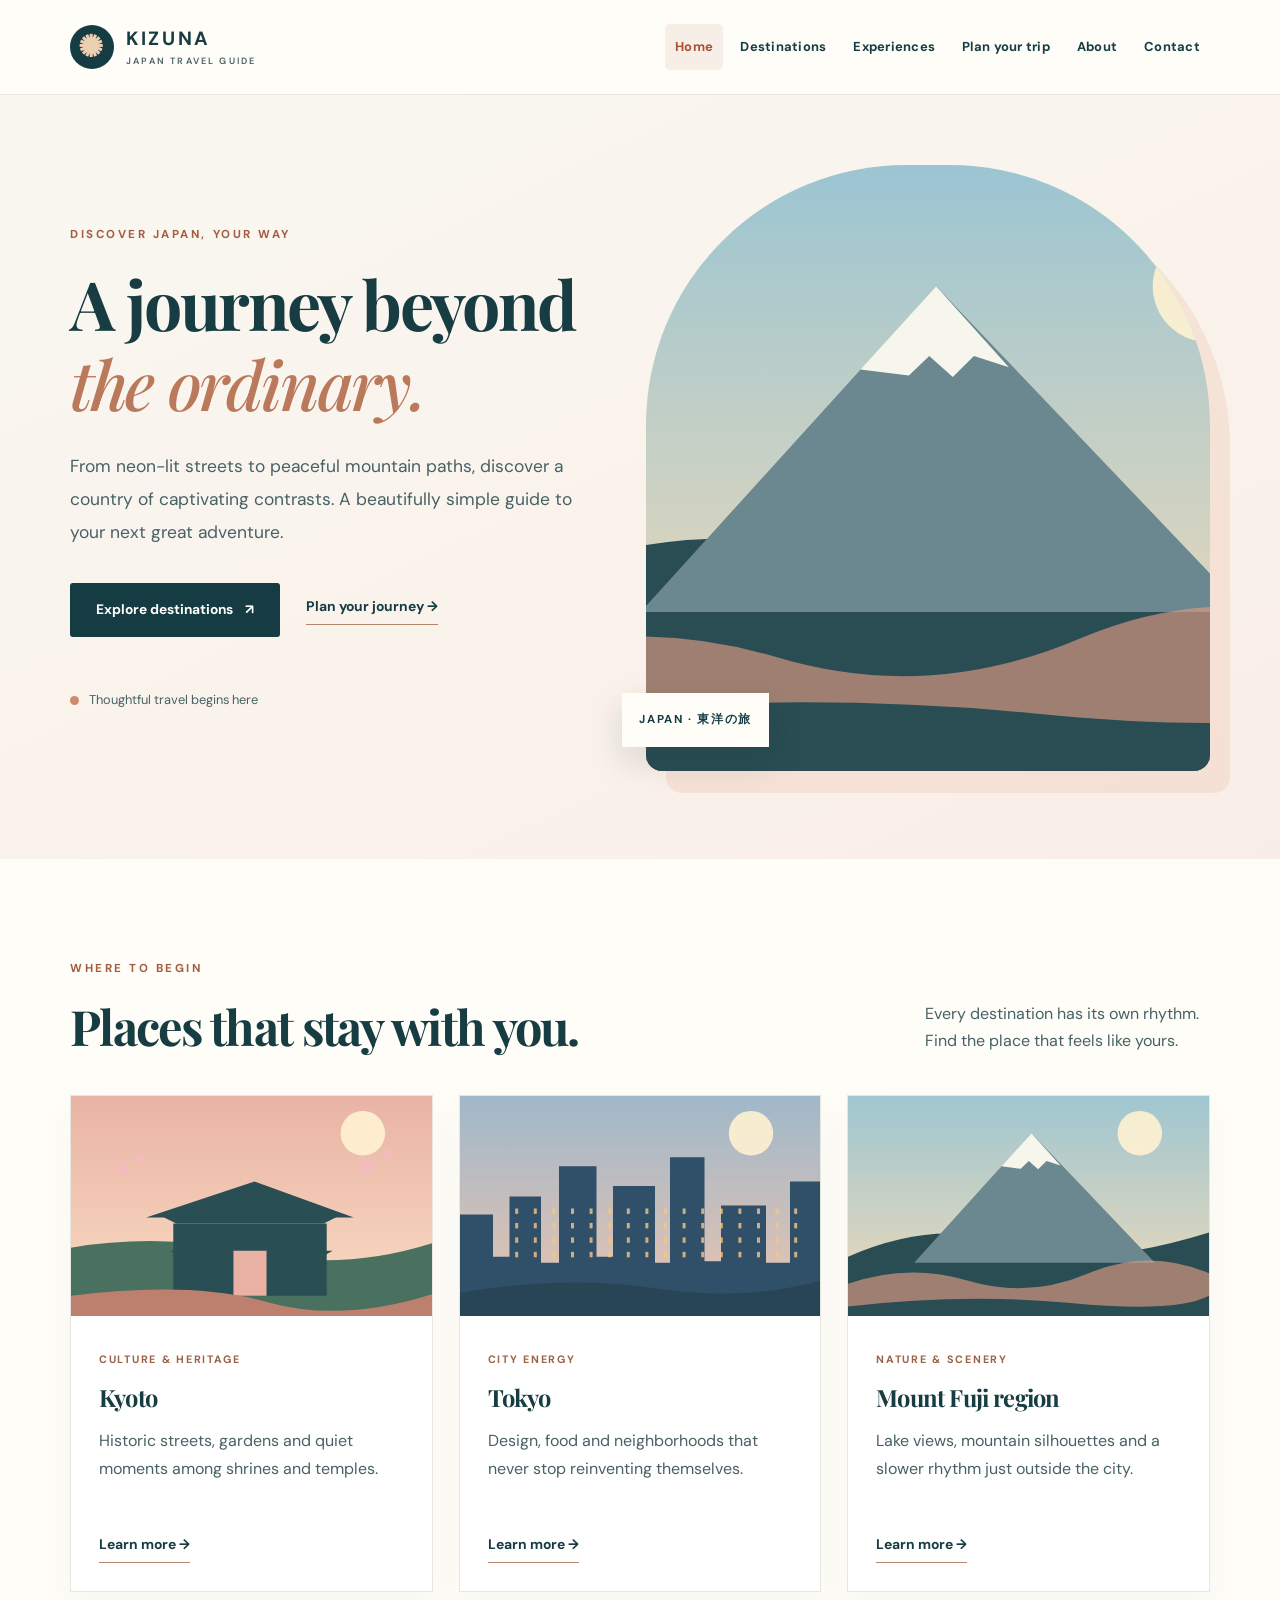
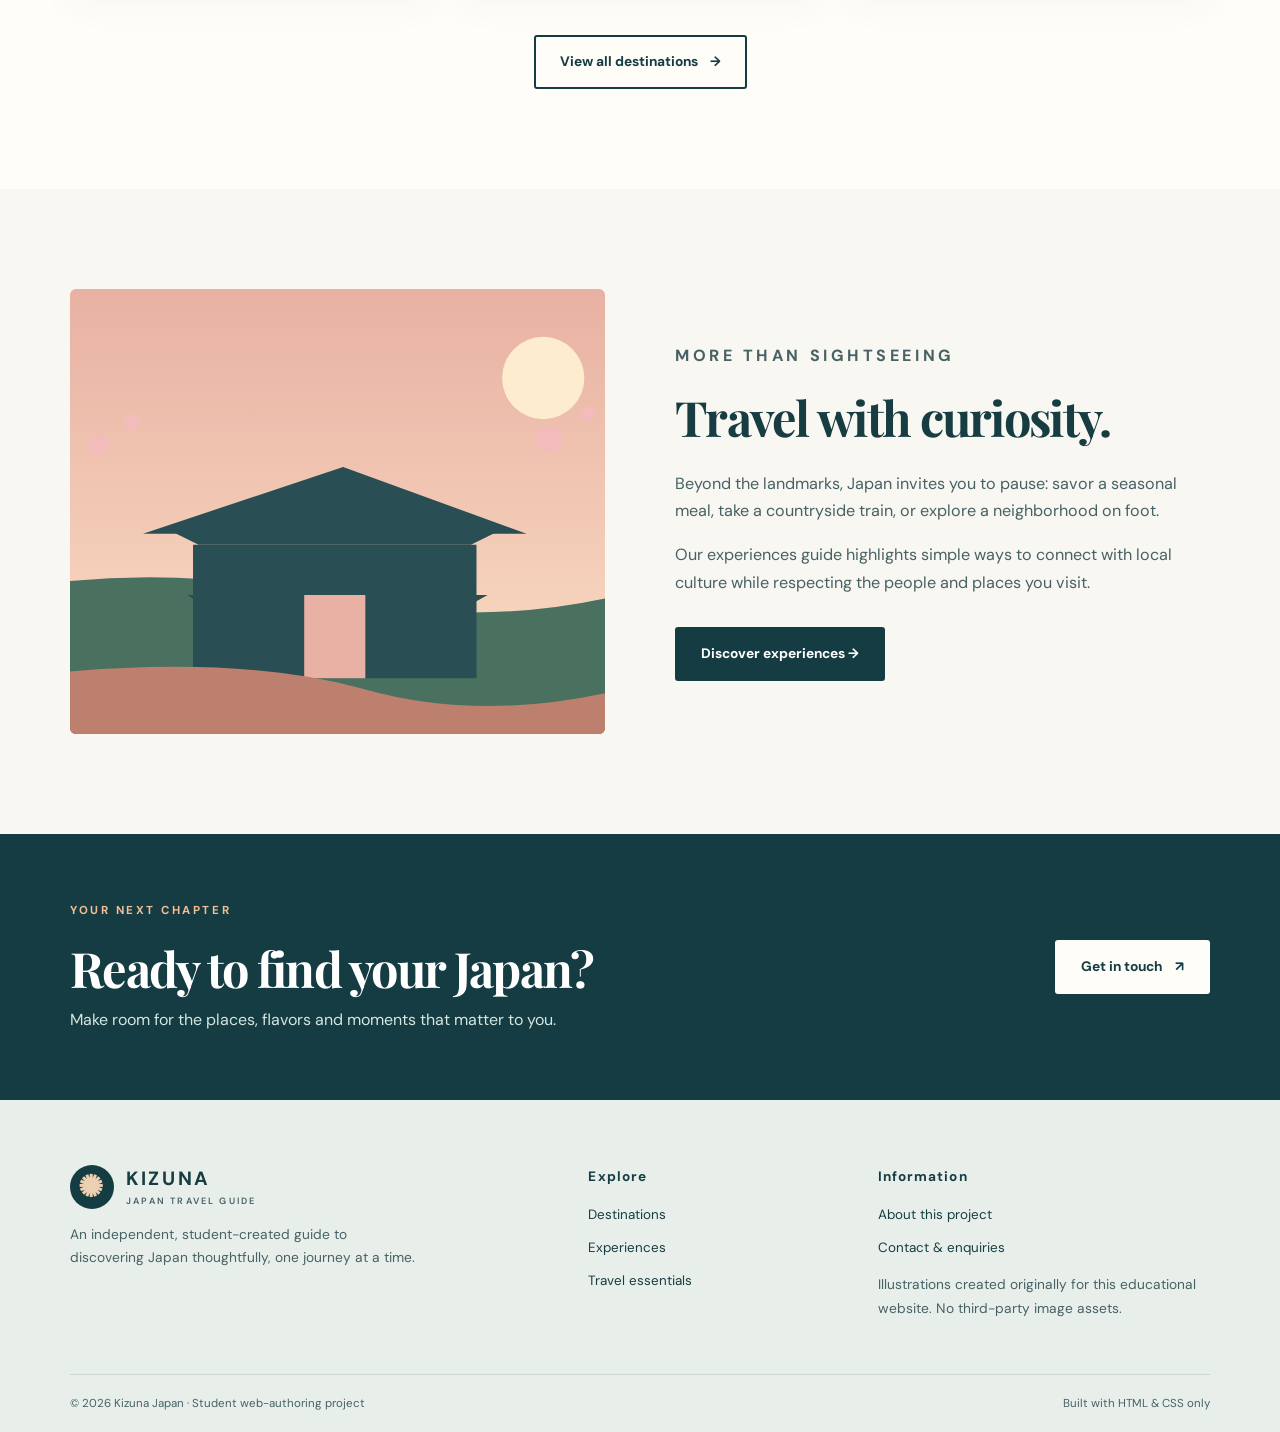
<file: index.html>
<!doctype html>
<html lang="en"><head><meta charset="utf-8"><meta name="viewport" content="width=device-width,initial-scale=1"><meta name="description" content="Explore Japan through destinations, experiences, and practical travel tips."><title>Home | Kizuna Japan</title><link rel="stylesheet" href="styles.css"><link rel="icon" type="image/svg+xml" href="favicon.svg"></head>
<body><a class="skip" href="#main">Skip to main content</a><header class="site-header"><div class="container nav-container"><a class="brand" href="index.html" aria-label="Kizuna Japan home"><span class="brand-mark" aria-hidden="true">✺</span><span>KIZUNA<span class="brand-sub">JAPAN TRAVEL GUIDE</span></span></a><nav class="nav" aria-label="Main navigation"><a href="index.html" aria-current="page" class="active">Home</a><a href="destinations.html">Destinations</a><a href="experiences.html">Experiences</a><a href="plan.html">Plan your trip</a><a href="about.html">About</a><a href="contact.html">Contact</a></nav></div></header><main id="main"><section class="hero"><div class="container hero-grid"><div class="hero-copy"><p class="eyebrow">DISCOVER JAPAN, YOUR WAY</p><h1>A journey beyond <em>the ordinary.</em></h1><p class="lead">From neon-lit streets to peaceful mountain paths, discover a country of captivating contrasts. A beautifully simple guide to your next great adventure.</p><div class="hero-actions"><a class="btn btn-primary" href="destinations.html">Explore destinations <span aria-hidden="true">↗</span></a><a class="text-link" href="plan.html">Plan your journey <span aria-hidden="true">→</span></a></div><div class="hero-note"><span class="note-dot"></span>Thoughtful travel begins here</div></div><div class="hero-media"><img src="fuji.svg" alt="Illustrated view of Japan's landscape" width="1200" height="800"><span class="image-tag">JAPAN · 東洋の旅</span></div></div></section><section class="section"><div class="container"><div class="section-head"><div><p class="eyebrow">WHERE TO BEGIN</p><h2>Places that stay with you.</h2></div><p>Every destination has its own rhythm. Find the place that feels like yours.</p></div><div class="cards"><article class="card"><a class="card-image" href="destinations.html#kyoto"><img src="kyoto.svg" alt="Kyoto landscape illustration" width="1200" height="800" loading="lazy"></a><div class="card-body"><span class="card-tag">CULTURE & HERITAGE</span><h3><a href="destinations.html#kyoto">Kyoto</a></h3><p>Historic streets, gardens and quiet moments among shrines and temples.</p><a class="card-link" href="destinations.html#kyoto">Learn more <span aria-hidden="true">→</span></a></div></article><article class="card"><a class="card-image" href="destinations.html#tokyo"><img src="tokyo.svg" alt="Tokyo landscape illustration" width="1200" height="800" loading="lazy"></a><div class="card-body"><span class="card-tag">CITY ENERGY</span><h3><a href="destinations.html#tokyo">Tokyo</a></h3><p>Design, food and neighborhoods that never stop reinventing themselves.</p><a class="card-link" href="destinations.html#tokyo">Learn more <span aria-hidden="true">→</span></a></div></article><article class="card"><a class="card-image" href="destinations.html#fuji"><img src="fuji.svg" alt="Mount Fuji region landscape illustration" width="1200" height="800" loading="lazy"></a><div class="card-body"><span class="card-tag">NATURE & SCENERY</span><h3><a href="destinations.html#fuji">Mount Fuji region</a></h3><p>Lake views, mountain silhouettes and a slower rhythm just outside the city.</p><a class="card-link" href="destinations.html#fuji">Learn more <span aria-hidden="true">→</span></a></div></article></div><div class="centered"><a class="btn btn-outline" href="destinations.html">View all destinations <span aria-hidden="true">→</span></a></div></div></section><section class="section soft"><div class="container split"><img class="split-image" src="kyoto.svg" alt="Original illustration of a Japanese temple and blossoms" width="1200" height="800" loading="lazy"><div><p class="eyebrow">MORE THAN SIGHTSEEING</p><h2>Travel with curiosity.</h2><p>Beyond the landmarks, Japan invites you to pause: savor a seasonal meal, take a countryside train, or explore a neighborhood on foot.</p><p>Our experiences guide highlights simple ways to connect with local culture while respecting the people and places you visit.</p><a class="btn btn-primary" href="experiences.html">Discover experiences →</a></div></div></section><section class="cta-section"><div class="container cta-inner"><div><p class="eyebrow">YOUR NEXT CHAPTER</p><h2>Ready to find your Japan?</h2><p>Make room for the places, flavors and moments that matter to you.</p></div><a class="btn btn-light" href="contact.html">Get in touch <span aria-hidden="true">↗</span></a></div></section></main><footer class="site-footer"><div class="container footer-grid"><div><a class="brand footer-brand" href="index.html"><span class="brand-mark" aria-hidden="true">✺</span><span>KIZUNA<span class="brand-sub">JAPAN TRAVEL GUIDE</span></span></a><p>An independent, student-created guide to discovering Japan thoughtfully, one journey at a time.</p></div><div><h2>Explore</h2><a href="destinations.html">Destinations</a><a href="experiences.html">Experiences</a><a href="plan.html">Travel essentials</a></div><div><h2>Information</h2><a href="about.html">About this project</a><a href="contact.html">Contact & enquiries</a><p class="fine">Illustrations created originally for this educational website. No third-party image assets.</p></div></div><div class="container footer-bottom"><span>© 2026 Kizuna Japan · Student web-authoring project</span><span>Built with HTML & CSS only</span></div></footer></body></html>
</file>
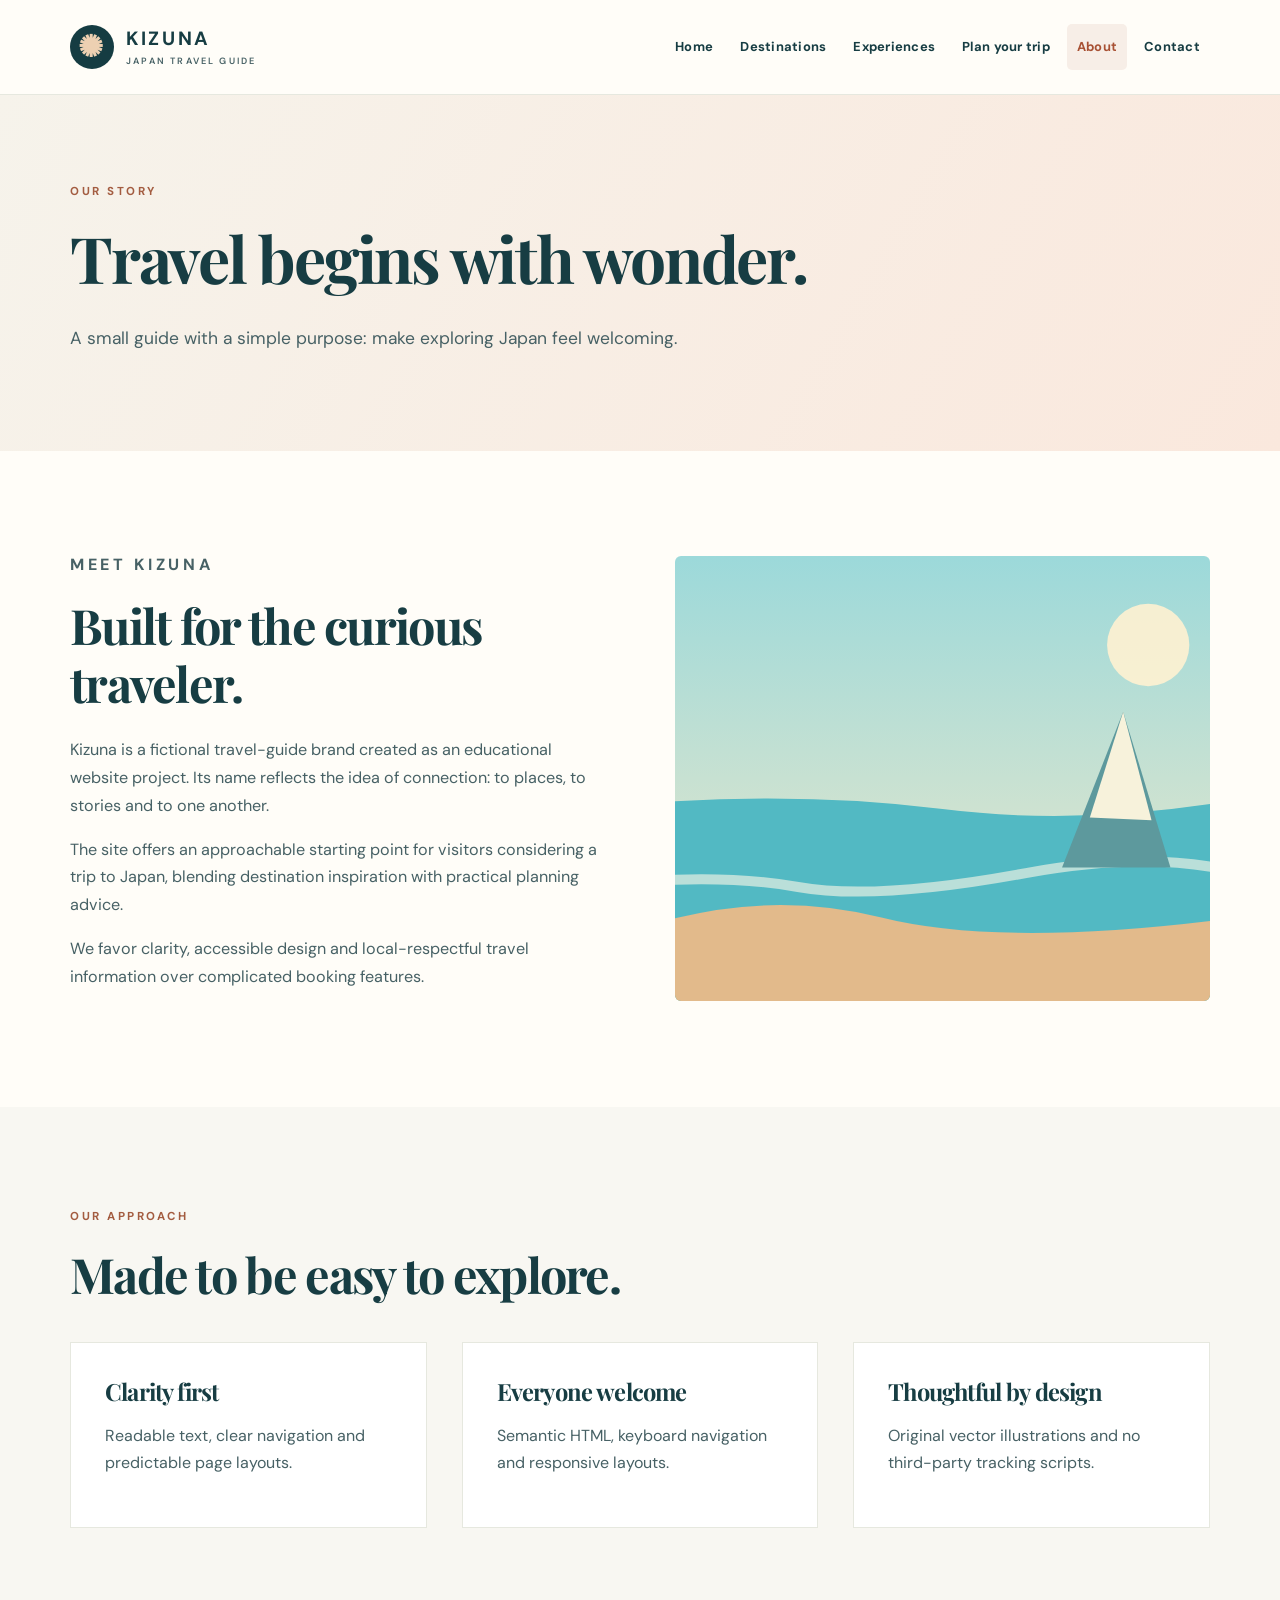
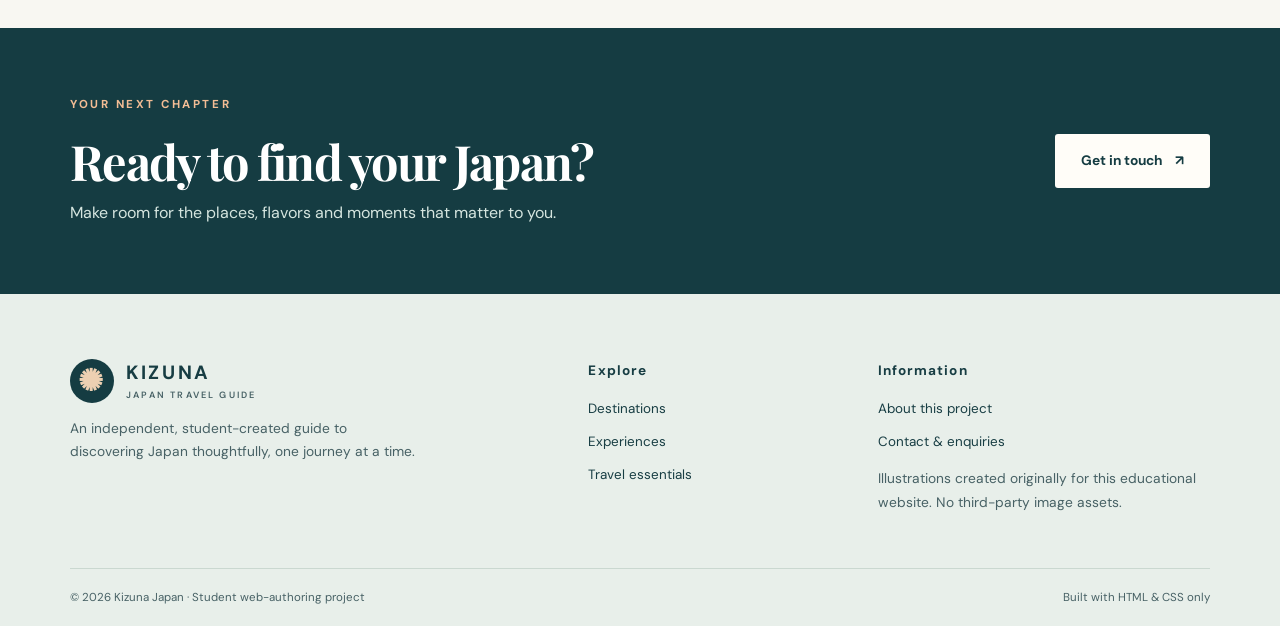
<file: about.html>
<!doctype html>
<html lang="en"><head><meta charset="utf-8"><meta name="viewport" content="width=device-width,initial-scale=1"><meta name="description" content="Learn about Kizuna Japan, an educational tourism website designed for accessible browsing."><title>About | Kizuna Japan</title><link rel="stylesheet" href="styles.css"><link rel="icon" type="image/svg+xml" href="favicon.svg"></head>
<body><a class="skip" href="#main">Skip to main content</a><header class="site-header"><div class="container nav-container"><a class="brand" href="index.html" aria-label="Kizuna Japan home"><span class="brand-mark" aria-hidden="true">✺</span><span>KIZUNA<span class="brand-sub">JAPAN TRAVEL GUIDE</span></span></a><nav class="nav" aria-label="Main navigation"><a href="index.html">Home</a><a href="destinations.html">Destinations</a><a href="experiences.html">Experiences</a><a href="plan.html">Plan your trip</a><a href="about.html" aria-current="page" class="active">About</a><a href="contact.html">Contact</a></nav></div></header><main id="main"><section class="page-banner"><div class="container"><p class="eyebrow">OUR STORY</p><h1>Travel begins with wonder.</h1><p class="lead">A small guide with a simple purpose: make exploring Japan feel welcoming.</p></div></section><section class="section"><div class="container split"><div><p class="eyebrow">MEET KIZUNA</p><h2>Built for the curious traveler.</h2><p>Kizuna is a fictional travel-guide brand created as an educational website project. Its name reflects the idea of connection: to places, to stories and to one another.</p><p>The site offers an approachable starting point for visitors considering a trip to Japan, blending destination inspiration with practical planning advice.</p><p>We favor clarity, accessible design and local-respectful travel information over complicated booking features.</p></div><img class="split-image" src="okinawa.svg" alt="Illustrated coastal landscape inspired by Okinawa" width="1200" height="800" loading="lazy"></div></section><section class="section soft"><div class="container"><div class="section-head"><div><p class="eyebrow">OUR APPROACH</p><h2>Made to be easy to explore.</h2></div></div><div class="values"><article><h3>Clarity first</h3><p>Readable text, clear navigation and predictable page layouts.</p></article><article><h3>Everyone welcome</h3><p>Semantic HTML, keyboard navigation and responsive layouts.</p></article><article><h3>Thoughtful by design</h3><p>Original vector illustrations and no third-party tracking scripts.</p></article></div></div></section><section class="cta-section"><div class="container cta-inner"><div><p class="eyebrow">YOUR NEXT CHAPTER</p><h2>Ready to find your Japan?</h2><p>Make room for the places, flavors and moments that matter to you.</p></div><a class="btn btn-light" href="contact.html">Get in touch <span aria-hidden="true">↗</span></a></div></section></main><footer class="site-footer"><div class="container footer-grid"><div><a class="brand footer-brand" href="index.html"><span class="brand-mark" aria-hidden="true">✺</span><span>KIZUNA<span class="brand-sub">JAPAN TRAVEL GUIDE</span></span></a><p>An independent, student-created guide to discovering Japan thoughtfully, one journey at a time.</p></div><div><h2>Explore</h2><a href="destinations.html">Destinations</a><a href="experiences.html">Experiences</a><a href="plan.html">Travel essentials</a></div><div><h2>Information</h2><a href="about.html">About this project</a><a href="contact.html">Contact & enquiries</a><p class="fine">Illustrations created originally for this educational website. No third-party image assets.</p></div></div><div class="container footer-bottom"><span>© 2026 Kizuna Japan · Student web-authoring project</span><span>Built with HTML & CSS only</span></div></footer></body></html>
</file>
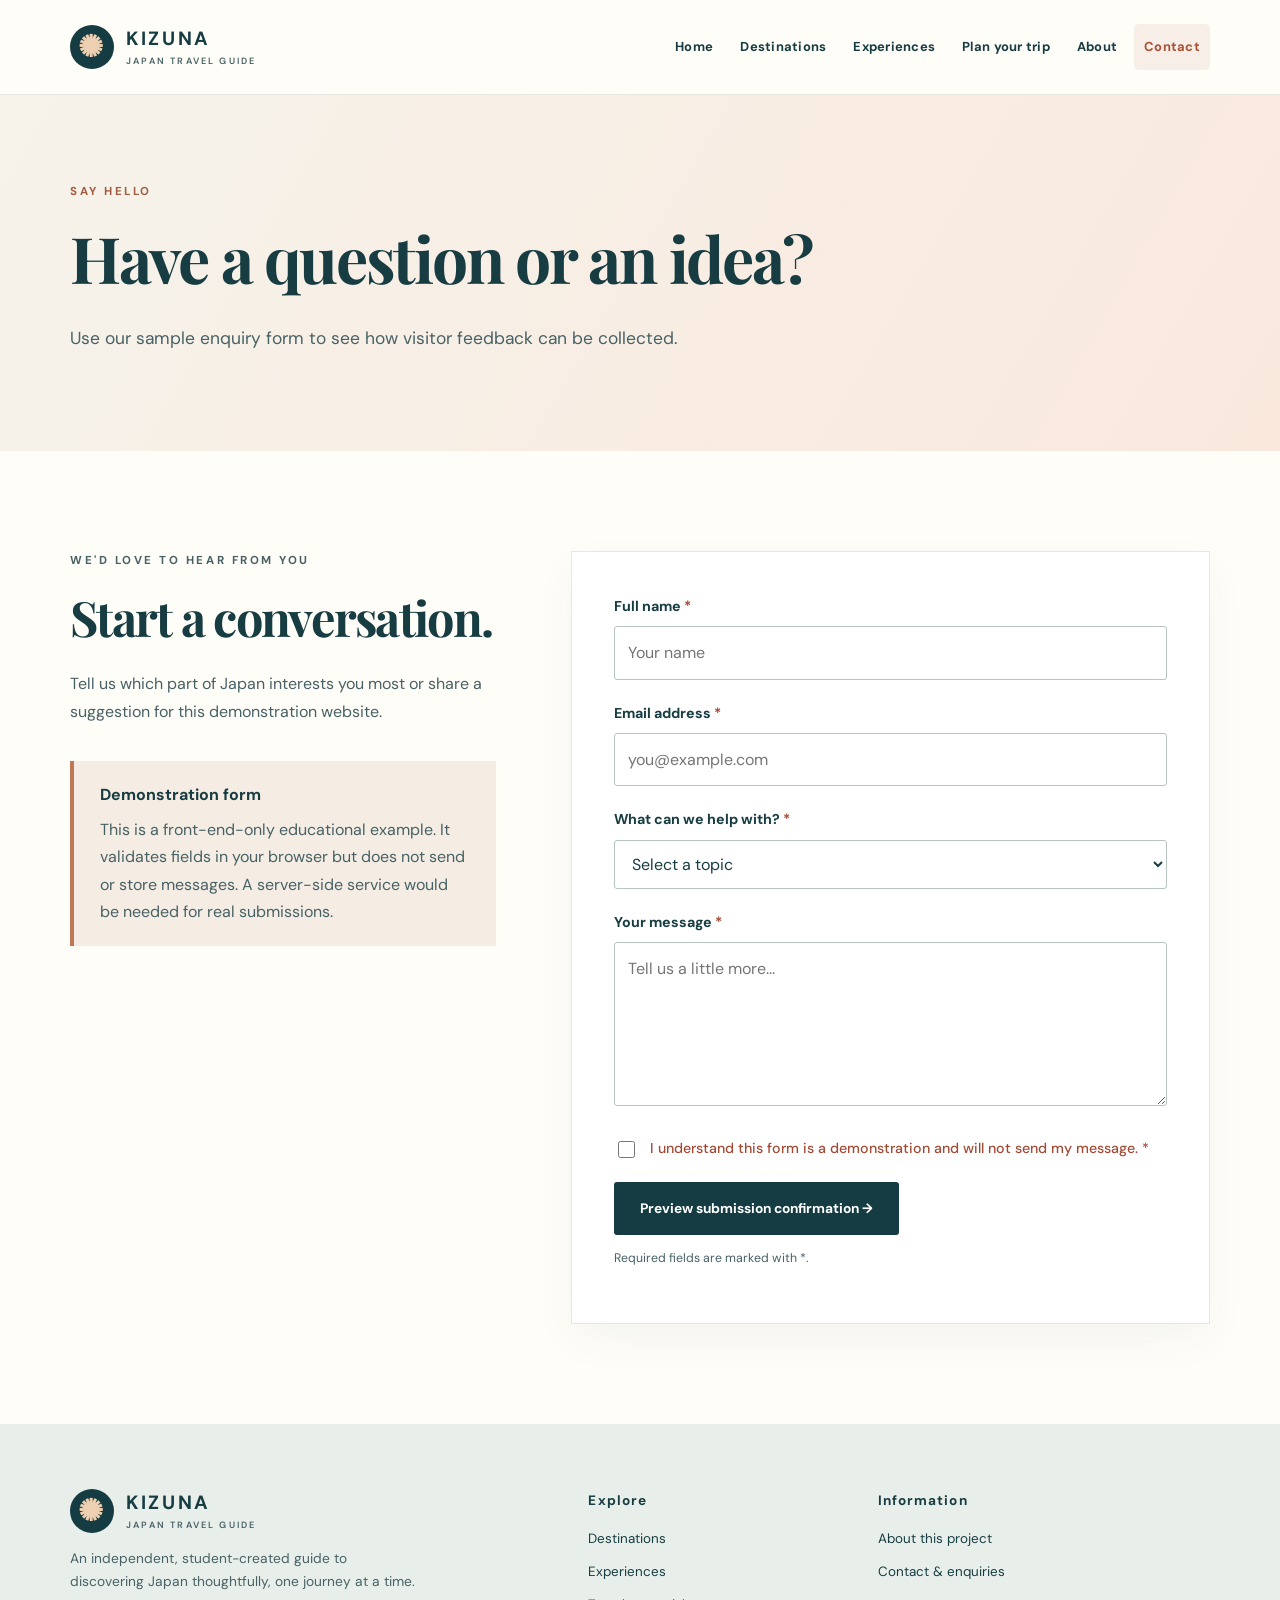
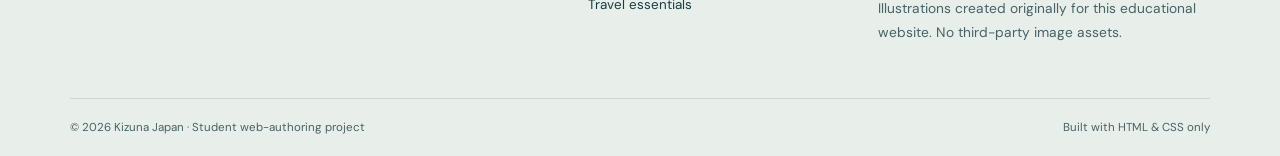
<file: contact.html>
<!doctype html>
<html lang="en"><head><meta charset="utf-8"><meta name="viewport" content="width=device-width,initial-scale=1"><meta name="description" content="Contact-style demonstration form for travel enquiries and website feedback."><title>Contact | Kizuna Japan</title><link rel="stylesheet" href="styles.css"><link rel="icon" type="image/svg+xml" href="favicon.svg"></head>
<body><a class="skip" href="#main">Skip to main content</a><header class="site-header"><div class="container nav-container"><a class="brand" href="index.html" aria-label="Kizuna Japan home"><span class="brand-mark" aria-hidden="true">✺</span><span>KIZUNA<span class="brand-sub">JAPAN TRAVEL GUIDE</span></span></a><nav class="nav" aria-label="Main navigation"><a href="index.html">Home</a><a href="destinations.html">Destinations</a><a href="experiences.html">Experiences</a><a href="plan.html">Plan your trip</a><a href="about.html">About</a><a href="contact.html" aria-current="page" class="active">Contact</a></nav></div></header><main id="main"><section class="page-banner"><div class="container"><p class="eyebrow">SAY HELLO</p><h1>Have a question or an idea?</h1><p class="lead">Use our sample enquiry form to see how visitor feedback can be collected.</p></div></section><section class="section"><div class="container contact-grid"><div class="contact-aside"><p class="eyebrow">WE'D LOVE TO HEAR FROM YOU</p><h2>Start a conversation.</h2><p>Tell us which part of Japan interests you most or share a suggestion for this demonstration website.</p><div class="tip"><strong>Demonstration form</strong><p>This is a front-end-only educational example. It validates fields in your browser but does not send or store messages. A server-side service would be needed for real submissions.</p></div></div><form class="contact-form" action="thank-you.html" method="get"><div class="field"><label for="full-name">Full name <span aria-hidden="true">*</span></label><input id="full-name" name="name" type="text" autocomplete="name" required minlength="2" maxlength="80" placeholder="Your name"></div><div class="field"><label for="email">Email address <span aria-hidden="true">*</span></label><input id="email" name="email" type="email" autocomplete="email" required placeholder="you@example.com"></div><div class="field"><label for="topic">What can we help with? <span aria-hidden="true">*</span></label><select id="topic" name="topic" required><option value="">Select a topic</option><option value="destination">Destination advice</option><option value="travel">Travel planning</option><option value="feedback">Website feedback</option><option value="other">Something else</option></select></div><div class="field"><label for="message">Your message <span aria-hidden="true">*</span></label><textarea id="message" name="message" rows="5" minlength="10" maxlength="1000" required placeholder="Tell us a little more..."></textarea></div><div class="field"><label class="checkbox"><input type="checkbox" name="acknowledge" value="yes" required><span>I understand this form is a demonstration and will not send my message. *</span></label></div><button class="btn btn-primary" type="submit">Preview submission confirmation →</button><p class="fine">Required fields are marked with *.</p></form></div></section></main><footer class="site-footer"><div class="container footer-grid"><div><a class="brand footer-brand" href="index.html"><span class="brand-mark" aria-hidden="true">✺</span><span>KIZUNA<span class="brand-sub">JAPAN TRAVEL GUIDE</span></span></a><p>An independent, student-created guide to discovering Japan thoughtfully, one journey at a time.</p></div><div><h2>Explore</h2><a href="destinations.html">Destinations</a><a href="experiences.html">Experiences</a><a href="plan.html">Travel essentials</a></div><div><h2>Information</h2><a href="about.html">About this project</a><a href="contact.html">Contact & enquiries</a><p class="fine">Illustrations created originally for this educational website. No third-party image assets.</p></div></div><div class="container footer-bottom"><span>© 2026 Kizuna Japan · Student web-authoring project</span><span>Built with HTML & CSS only</span></div></footer></body></html>
</file>
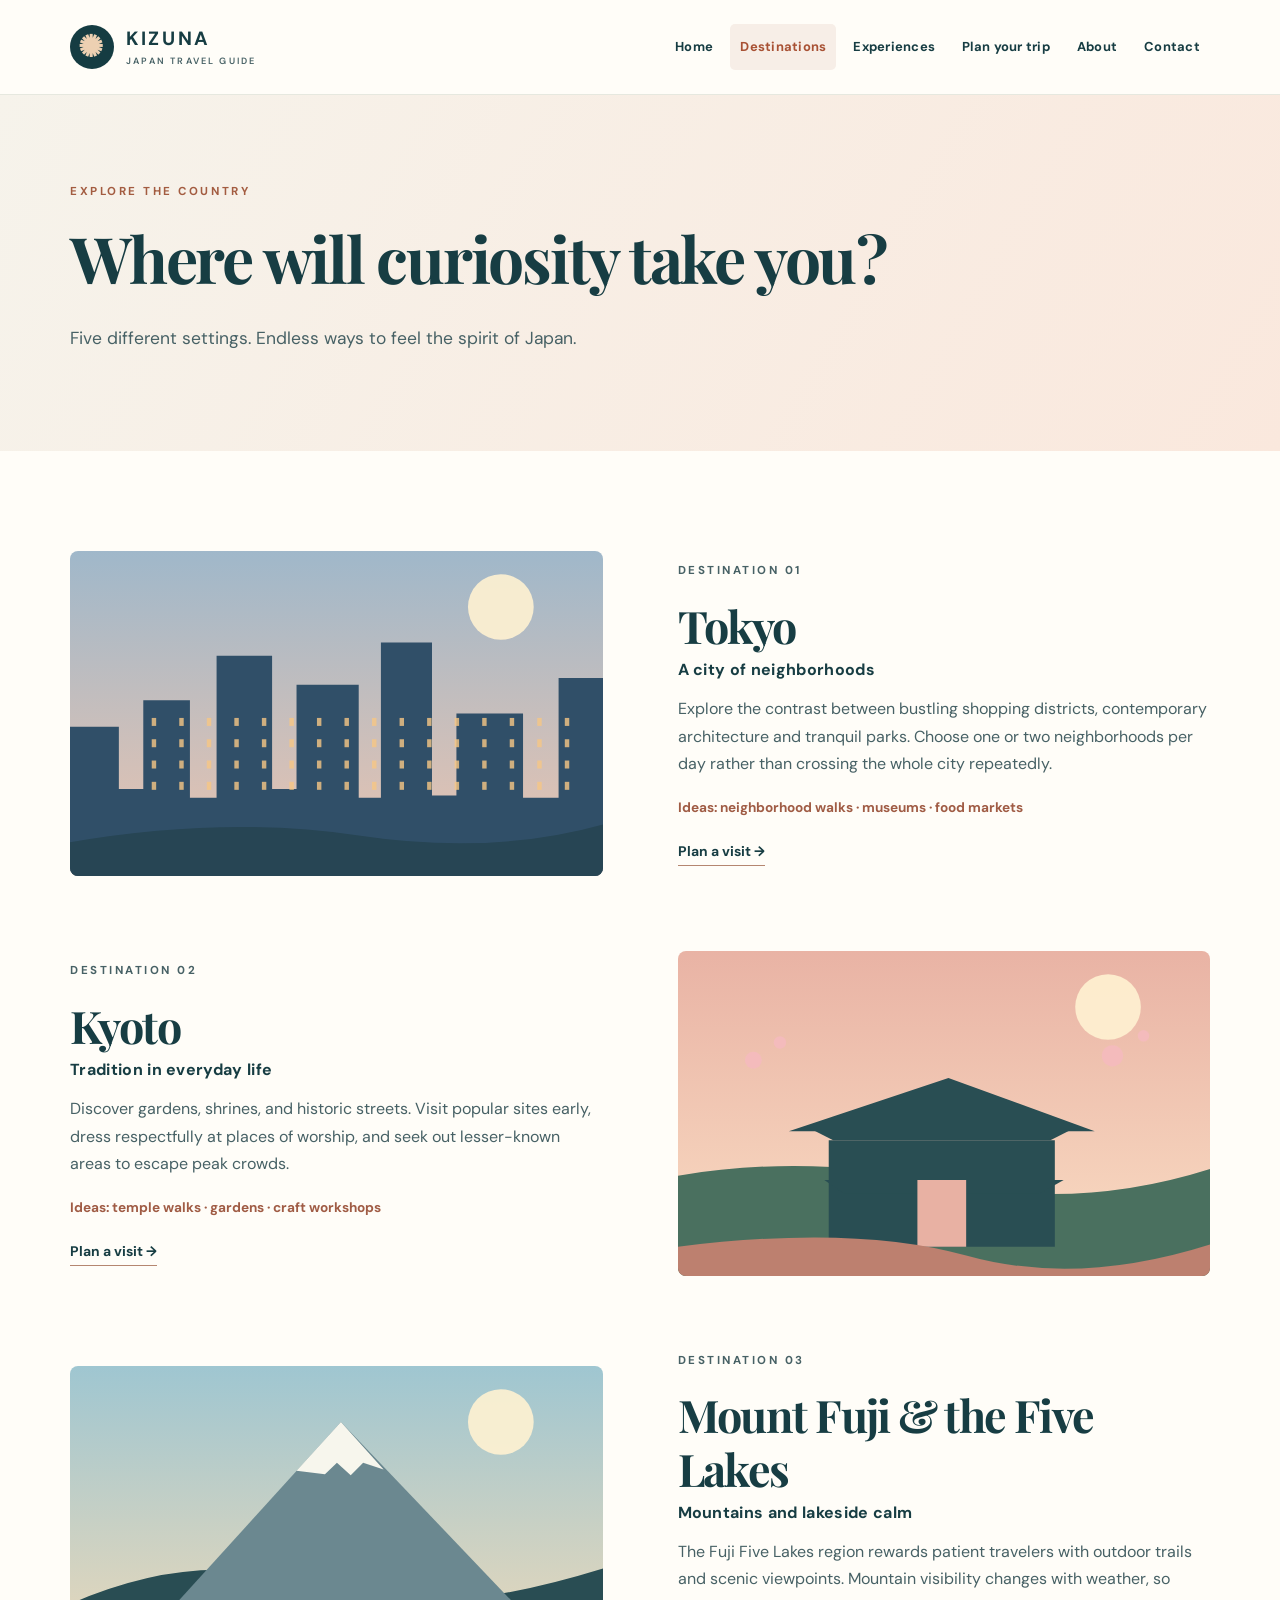
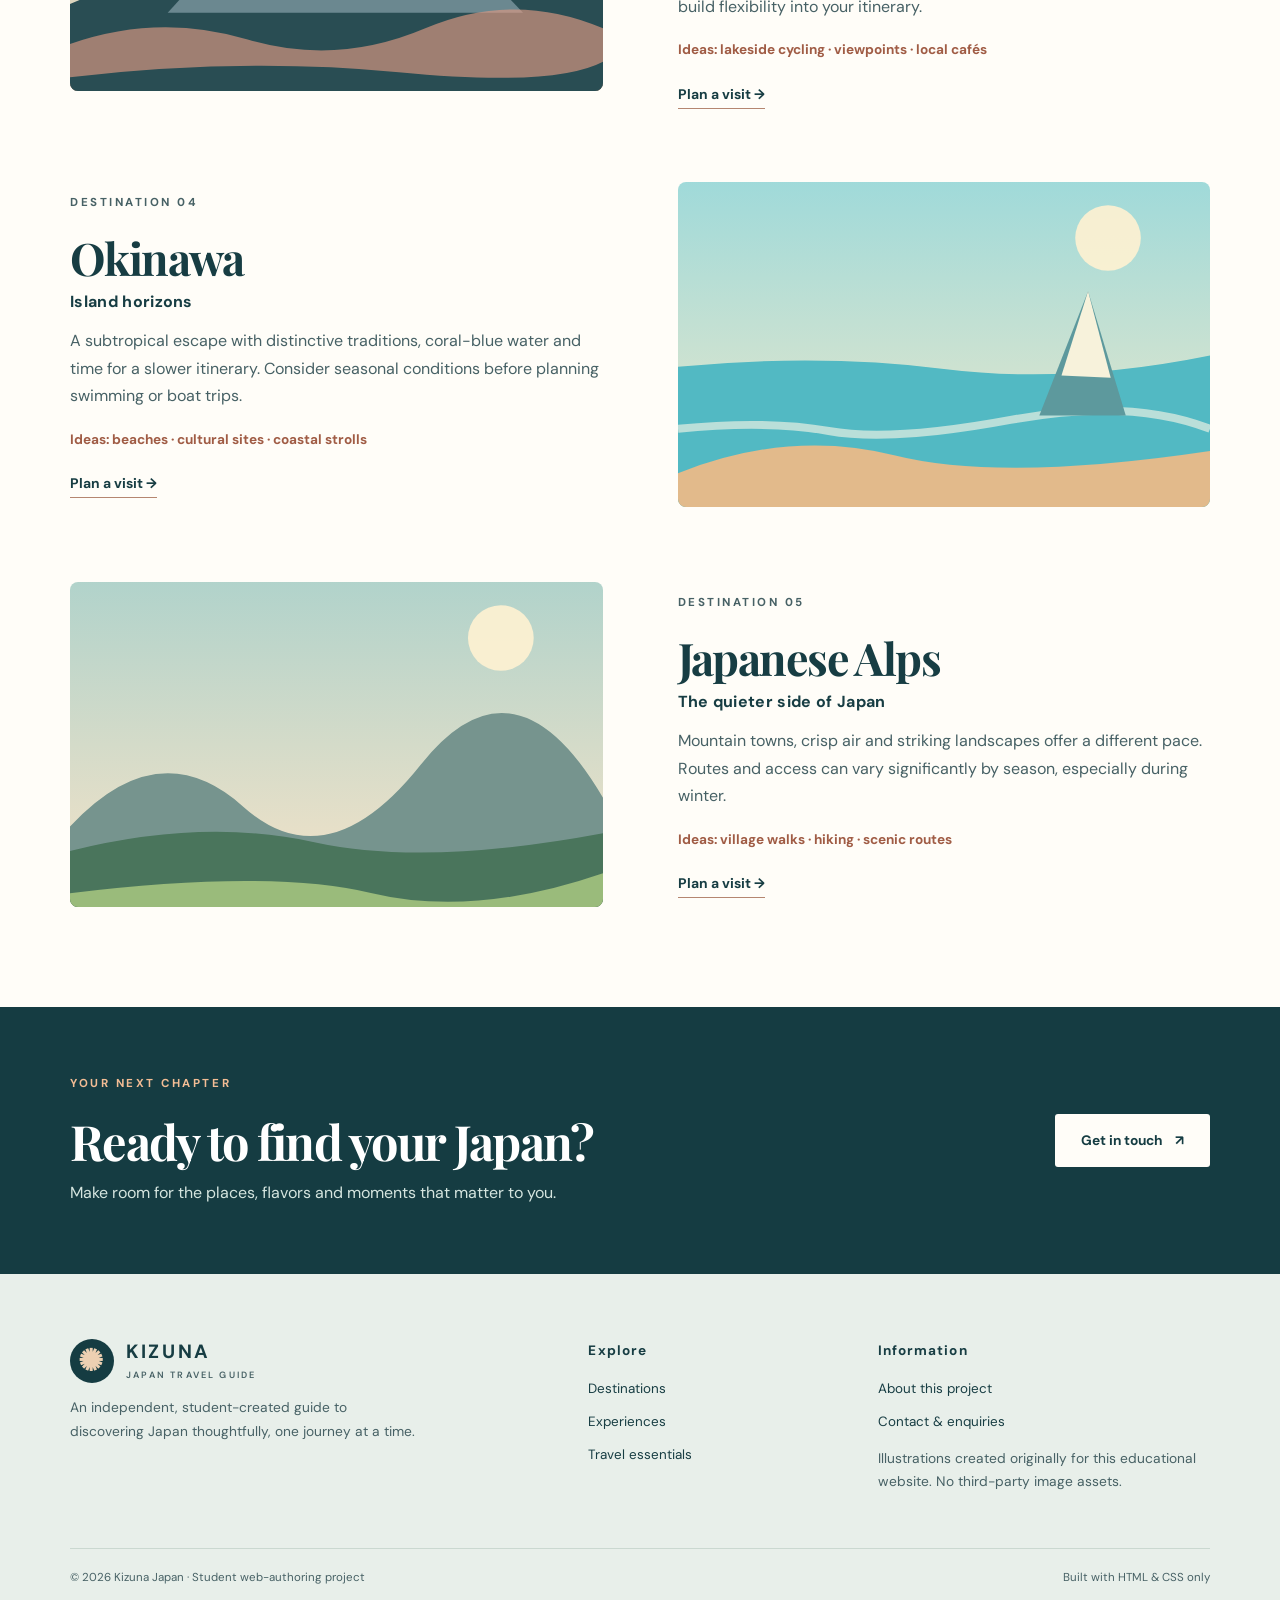
<file: destinations.html>
<!doctype html>
<html lang="en"><head><meta charset="utf-8"><meta name="viewport" content="width=device-width,initial-scale=1"><meta name="description" content="Explore Tokyo, Kyoto, Mount Fuji, Okinawa and the Japanese Alps."><title>Destinations | Kizuna Japan</title><link rel="stylesheet" href="styles.css"><link rel="icon" type="image/svg+xml" href="favicon.svg"></head>
<body><a class="skip" href="#main">Skip to main content</a><header class="site-header"><div class="container nav-container"><a class="brand" href="index.html" aria-label="Kizuna Japan home"><span class="brand-mark" aria-hidden="true">✺</span><span>KIZUNA<span class="brand-sub">JAPAN TRAVEL GUIDE</span></span></a><nav class="nav" aria-label="Main navigation"><a href="index.html">Home</a><a href="destinations.html" aria-current="page" class="active">Destinations</a><a href="experiences.html">Experiences</a><a href="plan.html">Plan your trip</a><a href="about.html">About</a><a href="contact.html">Contact</a></nav></div></header><main id="main"><section class="page-banner"><div class="container"><p class="eyebrow">EXPLORE THE COUNTRY</p><h1>Where will curiosity take you?</h1><p class="lead">Five different settings. Endless ways to feel the spirit of Japan.</p></div></section><section class="section"><div class="container destination-list"><article class="destination-row" id="tokyo"><img src="tokyo.svg" alt="Original illustration representing Tokyo" width="1200" height="800" loading="lazy"><div><p class="eyebrow">DESTINATION 01</p><h2>Tokyo</h2><h3>A city of neighborhoods</h3><p>Explore the contrast between bustling shopping districts, contemporary architecture and tranquil parks. Choose one or two neighborhoods per day rather than crossing the whole city repeatedly.</p><p class="mini-detail">Ideas: neighborhood walks · museums · food markets</p><a class="text-link" href="plan.html">Plan a visit →</a></div></article><article class="destination-row" id="kyoto"><img src="kyoto.svg" alt="Original illustration representing Kyoto" width="1200" height="800" loading="lazy"><div><p class="eyebrow">DESTINATION 02</p><h2>Kyoto</h2><h3>Tradition in everyday life</h3><p>Discover gardens, shrines, and historic streets. Visit popular sites early, dress respectfully at places of worship, and seek out lesser-known areas to escape peak crowds.</p><p class="mini-detail">Ideas: temple walks · gardens · craft workshops</p><a class="text-link" href="plan.html">Plan a visit →</a></div></article><article class="destination-row" id="fuji"><img src="fuji.svg" alt="Original illustration representing Mount Fuji & the Five Lakes" width="1200" height="800" loading="lazy"><div><p class="eyebrow">DESTINATION 03</p><h2>Mount Fuji & the Five Lakes</h2><h3>Mountains and lakeside calm</h3><p>The Fuji Five Lakes region rewards patient travelers with outdoor trails and scenic viewpoints. Mountain visibility changes with weather, so build flexibility into your itinerary.</p><p class="mini-detail">Ideas: lakeside cycling · viewpoints · local cafés</p><a class="text-link" href="plan.html">Plan a visit →</a></div></article><article class="destination-row" id="okinawa"><img src="okinawa.svg" alt="Original illustration representing Okinawa" width="1200" height="800" loading="lazy"><div><p class="eyebrow">DESTINATION 04</p><h2>Okinawa</h2><h3>Island horizons</h3><p>A subtropical escape with distinctive traditions, coral-blue water and time for a slower itinerary. Consider seasonal conditions before planning swimming or boat trips.</p><p class="mini-detail">Ideas: beaches · cultural sites · coastal strolls</p><a class="text-link" href="plan.html">Plan a visit →</a></div></article><article class="destination-row" id="alps"><img src="alps.svg" alt="Original illustration representing Japanese Alps" width="1200" height="800" loading="lazy"><div><p class="eyebrow">DESTINATION 05</p><h2>Japanese Alps</h2><h3>The quieter side of Japan</h3><p>Mountain towns, crisp air and striking landscapes offer a different pace. Routes and access can vary significantly by season, especially during winter.</p><p class="mini-detail">Ideas: village walks · hiking · scenic routes</p><a class="text-link" href="plan.html">Plan a visit →</a></div></article></div></section><section class="cta-section"><div class="container cta-inner"><div><p class="eyebrow">YOUR NEXT CHAPTER</p><h2>Ready to find your Japan?</h2><p>Make room for the places, flavors and moments that matter to you.</p></div><a class="btn btn-light" href="contact.html">Get in touch <span aria-hidden="true">↗</span></a></div></section></main><footer class="site-footer"><div class="container footer-grid"><div><a class="brand footer-brand" href="index.html"><span class="brand-mark" aria-hidden="true">✺</span><span>KIZUNA<span class="brand-sub">JAPAN TRAVEL GUIDE</span></span></a><p>An independent, student-created guide to discovering Japan thoughtfully, one journey at a time.</p></div><div><h2>Explore</h2><a href="destinations.html">Destinations</a><a href="experiences.html">Experiences</a><a href="plan.html">Travel essentials</a></div><div><h2>Information</h2><a href="about.html">About this project</a><a href="contact.html">Contact & enquiries</a><p class="fine">Illustrations created originally for this educational website. No third-party image assets.</p></div></div><div class="container footer-bottom"><span>© 2026 Kizuna Japan · Student web-authoring project</span><span>Built with HTML & CSS only</span></div></footer></body></html>
</file>
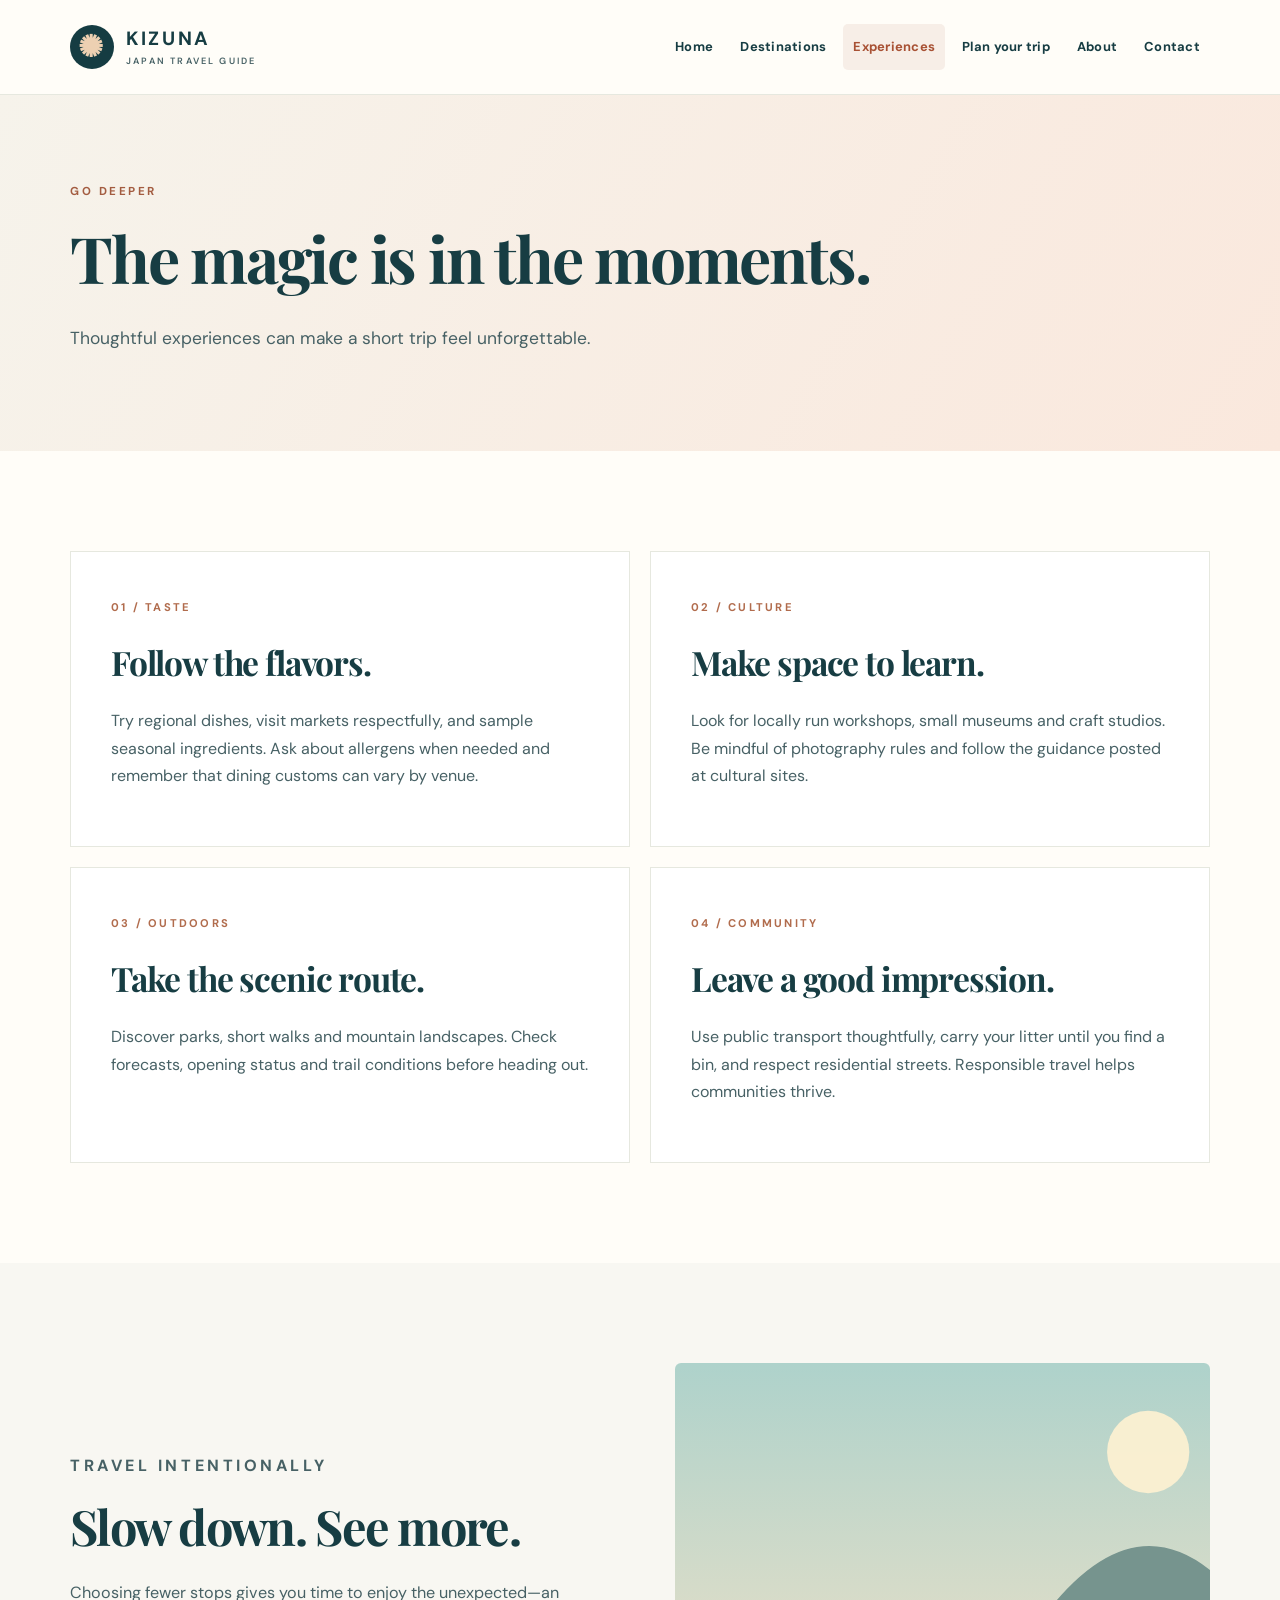
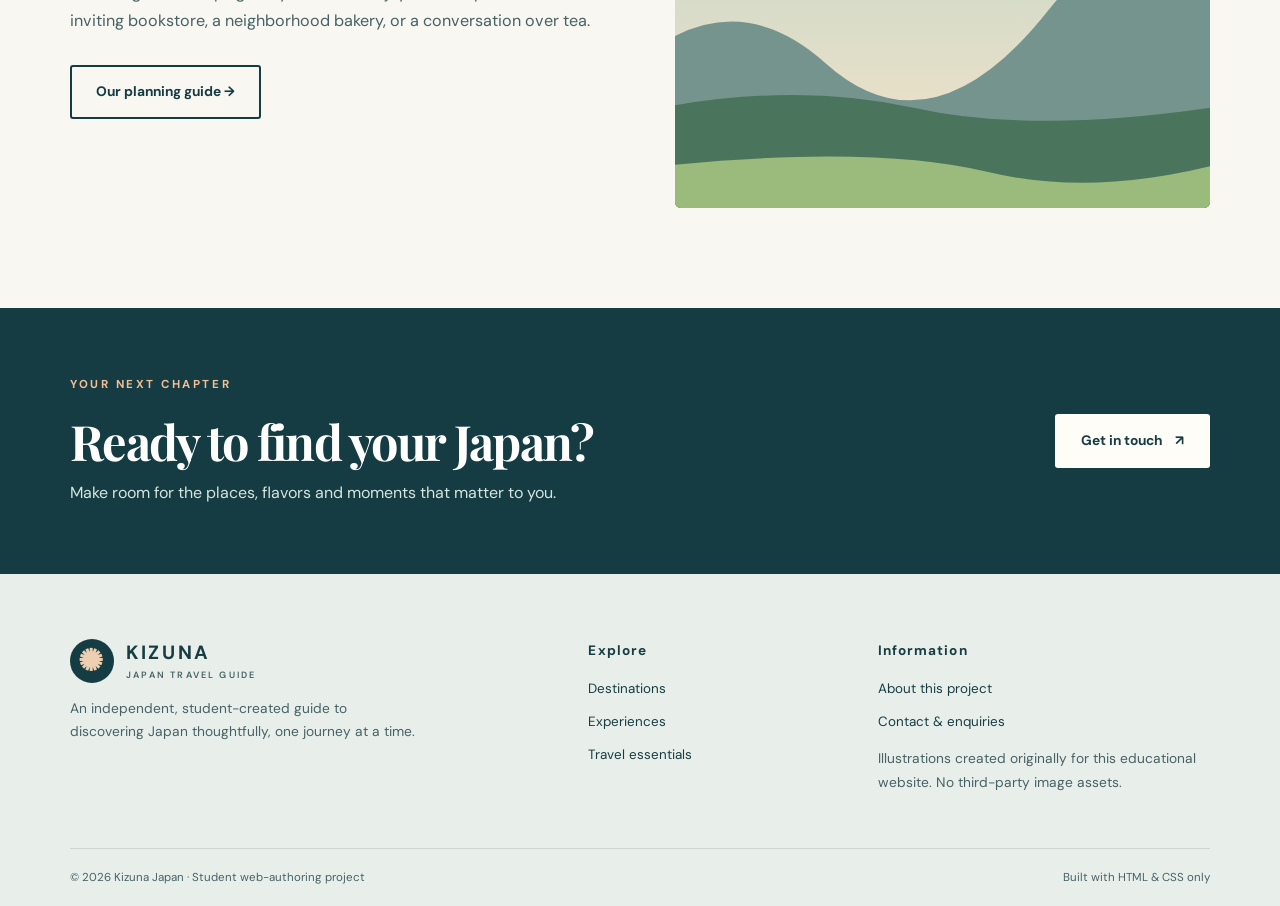
<file: experiences.html>
<!doctype html>
<html lang="en"><head><meta charset="utf-8"><meta name="viewport" content="width=device-width,initial-scale=1"><meta name="description" content="Discover cultural, culinary, outdoor and responsible travel experiences in Japan."><title>Experiences | Kizuna Japan</title><link rel="stylesheet" href="styles.css"><link rel="icon" type="image/svg+xml" href="favicon.svg"></head>
<body><a class="skip" href="#main">Skip to main content</a><header class="site-header"><div class="container nav-container"><a class="brand" href="index.html" aria-label="Kizuna Japan home"><span class="brand-mark" aria-hidden="true">✺</span><span>KIZUNA<span class="brand-sub">JAPAN TRAVEL GUIDE</span></span></a><nav class="nav" aria-label="Main navigation"><a href="index.html">Home</a><a href="destinations.html">Destinations</a><a href="experiences.html" aria-current="page" class="active">Experiences</a><a href="plan.html">Plan your trip</a><a href="about.html">About</a><a href="contact.html">Contact</a></nav></div></header><main id="main"><section class="page-banner"><div class="container"><p class="eyebrow">GO DEEPER</p><h1>The magic is in the moments.</h1><p class="lead">Thoughtful experiences can make a short trip feel unforgettable.</p></div></section><section class="section"><div class="container"><div class="feature-grid"><article class="feature"><span class="feature-num">01 / TASTE</span><h2>Follow the flavors.</h2><p>Try regional dishes, visit markets respectfully, and sample seasonal ingredients. Ask about allergens when needed and remember that dining customs can vary by venue.</p></article><article class="feature"><span class="feature-num">02 / CULTURE</span><h2>Make space to learn.</h2><p>Look for locally run workshops, small museums and craft studios. Be mindful of photography rules and follow the guidance posted at cultural sites.</p></article><article class="feature"><span class="feature-num">03 / OUTDOORS</span><h2>Take the scenic route.</h2><p>Discover parks, short walks and mountain landscapes. Check forecasts, opening status and trail conditions before heading out.</p></article><article class="feature"><span class="feature-num">04 / COMMUNITY</span><h2>Leave a good impression.</h2><p>Use public transport thoughtfully, carry your litter until you find a bin, and respect residential streets. Responsible travel helps communities thrive.</p></article></div></div></section><section class="section soft"><div class="container split"><div><p class="eyebrow">TRAVEL INTENTIONALLY</p><h2>Slow down. See more.</h2><p>Choosing fewer stops gives you time to enjoy the unexpected—an inviting bookstore, a neighborhood bakery, or a conversation over tea.</p><a class="btn btn-outline" href="plan.html">Our planning guide →</a></div><img class="split-image" src="alps.svg" alt="Illustration of mountain scenery in Japan" width="1200" height="800" loading="lazy"></div></section><section class="cta-section"><div class="container cta-inner"><div><p class="eyebrow">YOUR NEXT CHAPTER</p><h2>Ready to find your Japan?</h2><p>Make room for the places, flavors and moments that matter to you.</p></div><a class="btn btn-light" href="contact.html">Get in touch <span aria-hidden="true">↗</span></a></div></section></main><footer class="site-footer"><div class="container footer-grid"><div><a class="brand footer-brand" href="index.html"><span class="brand-mark" aria-hidden="true">✺</span><span>KIZUNA<span class="brand-sub">JAPAN TRAVEL GUIDE</span></span></a><p>An independent, student-created guide to discovering Japan thoughtfully, one journey at a time.</p></div><div><h2>Explore</h2><a href="destinations.html">Destinations</a><a href="experiences.html">Experiences</a><a href="plan.html">Travel essentials</a></div><div><h2>Information</h2><a href="about.html">About this project</a><a href="contact.html">Contact & enquiries</a><p class="fine">Illustrations created originally for this educational website. No third-party image assets.</p></div></div><div class="container footer-bottom"><span>© 2026 Kizuna Japan · Student web-authoring project</span><span>Built with HTML & CSS only</span></div></footer></body></html>
</file>
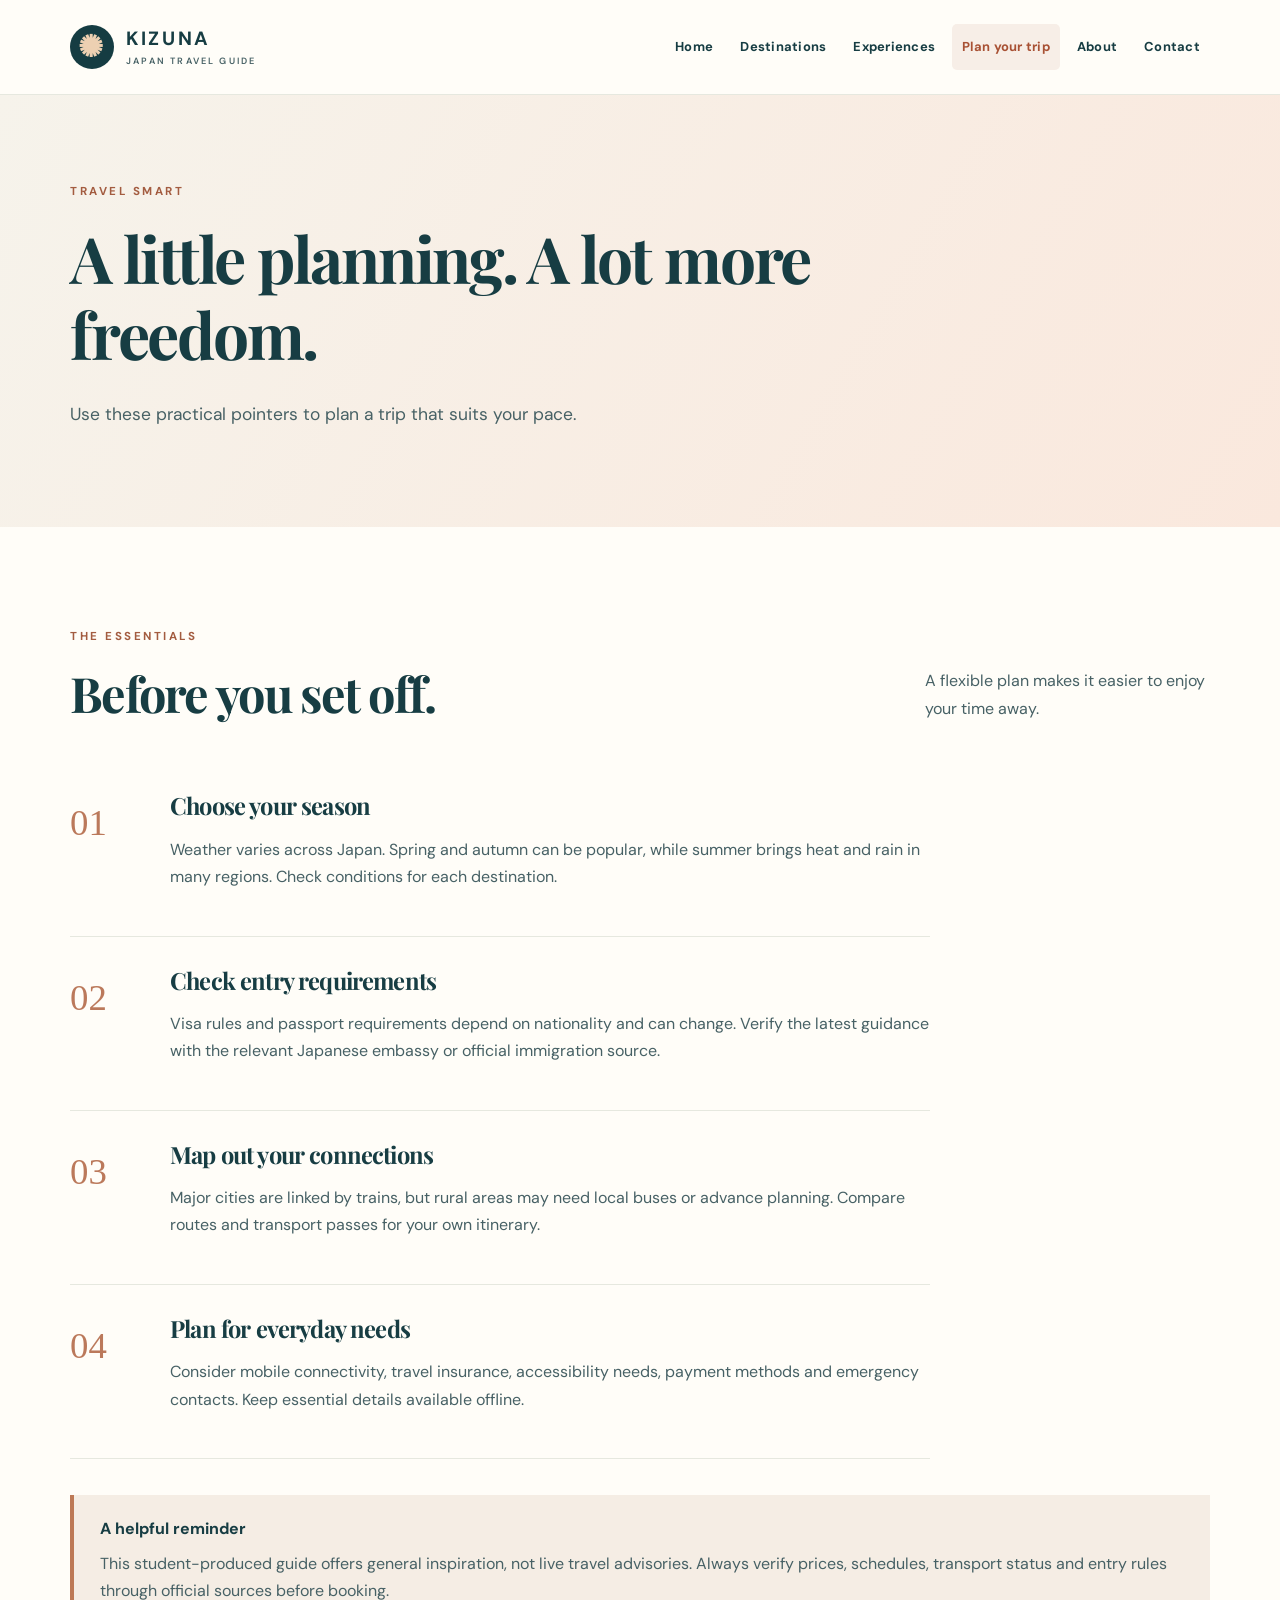
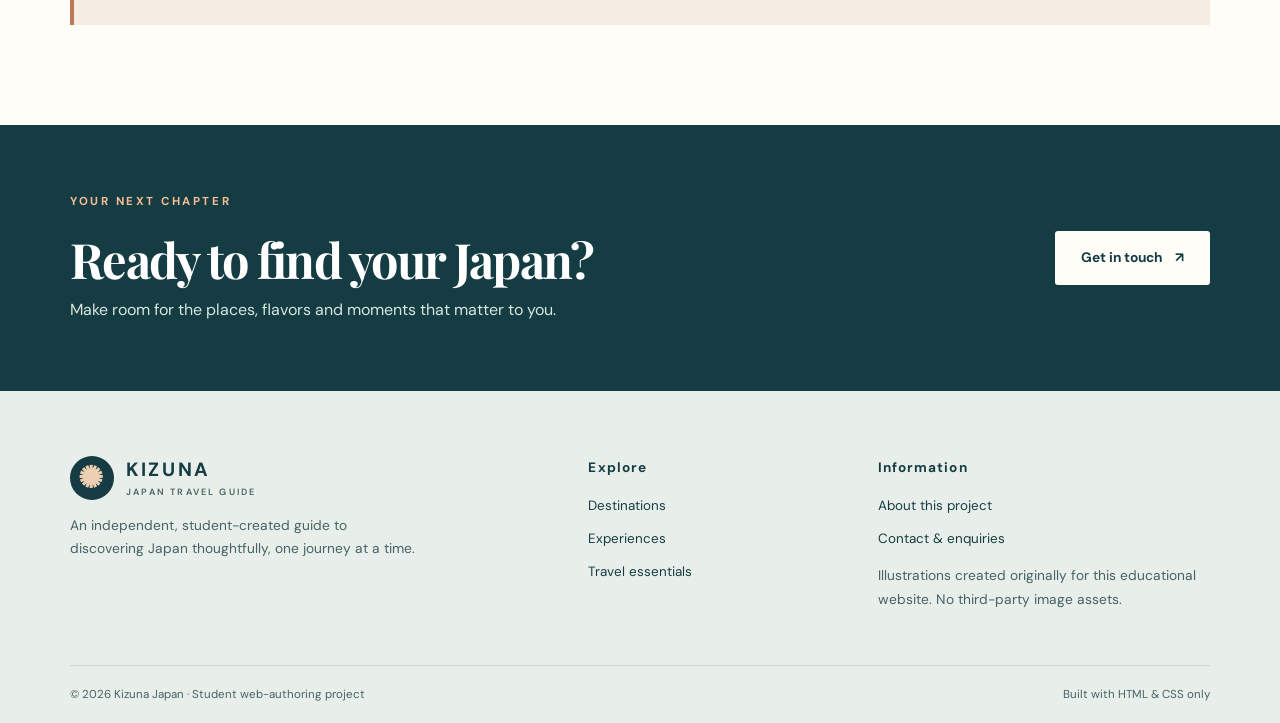
<file: plan.html>
<!doctype html>
<html lang="en"><head><meta charset="utf-8"><meta name="viewport" content="width=device-width,initial-scale=1"><meta name="description" content="Practical guidance about planning a trip to Japan, including seasons, transport and entry checks."><title>Plan your trip | Kizuna Japan</title><link rel="stylesheet" href="styles.css"><link rel="icon" type="image/svg+xml" href="favicon.svg"></head>
<body><a class="skip" href="#main">Skip to main content</a><header class="site-header"><div class="container nav-container"><a class="brand" href="index.html" aria-label="Kizuna Japan home"><span class="brand-mark" aria-hidden="true">✺</span><span>KIZUNA<span class="brand-sub">JAPAN TRAVEL GUIDE</span></span></a><nav class="nav" aria-label="Main navigation"><a href="index.html">Home</a><a href="destinations.html">Destinations</a><a href="experiences.html">Experiences</a><a href="plan.html" aria-current="page" class="active">Plan your trip</a><a href="about.html">About</a><a href="contact.html">Contact</a></nav></div></header><main id="main"><section class="page-banner"><div class="container"><p class="eyebrow">TRAVEL SMART</p><h1>A little planning. A lot more freedom.</h1><p class="lead">Use these practical pointers to plan a trip that suits your pace.</p></div></section><section class="section"><div class="container"><div class="section-head"><div><p class="eyebrow">THE ESSENTIALS</p><h2>Before you set off.</h2></div><p>A flexible plan makes it easier to enjoy your time away.</p></div><div class="steps"><article><span>01</span><div><h3>Choose your season</h3><p>Weather varies across Japan. Spring and autumn can be popular, while summer brings heat and rain in many regions. Check conditions for each destination.</p></div></article><article><span>02</span><div><h3>Check entry requirements</h3><p>Visa rules and passport requirements depend on nationality and can change. Verify the latest guidance with the relevant Japanese embassy or official immigration source.</p></div></article><article><span>03</span><div><h3>Map out your connections</h3><p>Major cities are linked by trains, but rural areas may need local buses or advance planning. Compare routes and transport passes for your own itinerary.</p></div></article><article><span>04</span><div><h3>Plan for everyday needs</h3><p>Consider mobile connectivity, travel insurance, accessibility needs, payment methods and emergency contacts. Keep essential details available offline.</p></div></article></div><div class="tip"><strong>A helpful reminder</strong><p>This student-produced guide offers general inspiration, not live travel advisories. Always verify prices, schedules, transport status and entry rules through official sources before booking.</p></div></div></section><section class="cta-section"><div class="container cta-inner"><div><p class="eyebrow">YOUR NEXT CHAPTER</p><h2>Ready to find your Japan?</h2><p>Make room for the places, flavors and moments that matter to you.</p></div><a class="btn btn-light" href="contact.html">Get in touch <span aria-hidden="true">↗</span></a></div></section></main><footer class="site-footer"><div class="container footer-grid"><div><a class="brand footer-brand" href="index.html"><span class="brand-mark" aria-hidden="true">✺</span><span>KIZUNA<span class="brand-sub">JAPAN TRAVEL GUIDE</span></span></a><p>An independent, student-created guide to discovering Japan thoughtfully, one journey at a time.</p></div><div><h2>Explore</h2><a href="destinations.html">Destinations</a><a href="experiences.html">Experiences</a><a href="plan.html">Travel essentials</a></div><div><h2>Information</h2><a href="about.html">About this project</a><a href="contact.html">Contact & enquiries</a><p class="fine">Illustrations created originally for this educational website. No third-party image assets.</p></div></div><div class="container footer-bottom"><span>© 2026 Kizuna Japan · Student web-authoring project</span><span>Built with HTML & CSS only</span></div></footer></body></html>
</file>
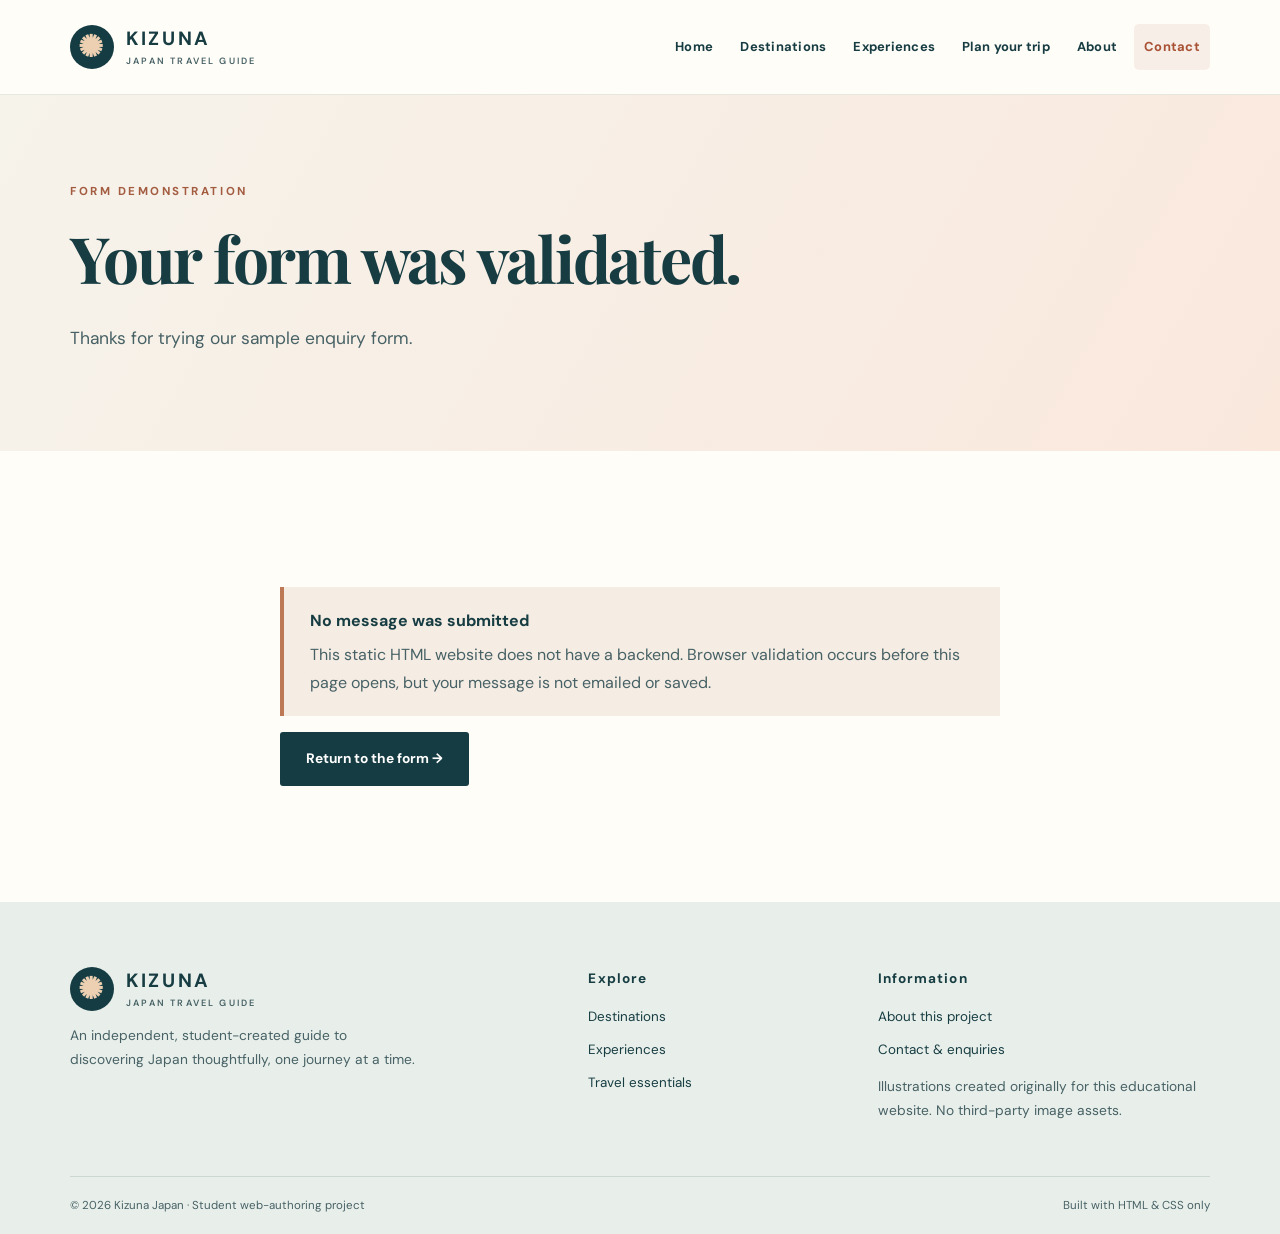
<file: thank-you.html>
<!doctype html>
<html lang="en"><head><meta charset="utf-8"><meta name="viewport" content="width=device-width,initial-scale=1"><meta name="description" content="Demonstration confirmation page for the Kizuna Japan contact form."><title>Form confirmation | Kizuna Japan</title><link rel="stylesheet" href="styles.css"><link rel="icon" type="image/svg+xml" href="favicon.svg"></head>
<body><a class="skip" href="#main">Skip to main content</a><header class="site-header"><div class="container nav-container"><a class="brand" href="index.html" aria-label="Kizuna Japan home"><span class="brand-mark" aria-hidden="true">✺</span><span>KIZUNA<span class="brand-sub">JAPAN TRAVEL GUIDE</span></span></a><nav class="nav" aria-label="Main navigation"><a href="index.html">Home</a><a href="destinations.html">Destinations</a><a href="experiences.html">Experiences</a><a href="plan.html">Plan your trip</a><a href="about.html">About</a><a href="contact.html" aria-current="page" class="active">Contact</a></nav></div></header><main id="main"><section class="page-banner"><div class="container"><p class="eyebrow">FORM DEMONSTRATION</p><h1>Your form was validated.</h1><p class="lead">Thanks for trying our sample enquiry form.</p></div></section><section class="section"><div class="container narrow"><div class="tip"><strong>No message was submitted</strong><p>This static HTML website does not have a backend. Browser validation occurs before this page opens, but your message is not emailed or saved.</p></div><p><a class="btn btn-primary" href="contact.html">Return to the form →</a></p></div></section></main><footer class="site-footer"><div class="container footer-grid"><div><a class="brand footer-brand" href="index.html"><span class="brand-mark" aria-hidden="true">✺</span><span>KIZUNA<span class="brand-sub">JAPAN TRAVEL GUIDE</span></span></a><p>An independent, student-created guide to discovering Japan thoughtfully, one journey at a time.</p></div><div><h2>Explore</h2><a href="destinations.html">Destinations</a><a href="experiences.html">Experiences</a><a href="plan.html">Travel essentials</a></div><div><h2>Information</h2><a href="about.html">About this project</a><a href="contact.html">Contact & enquiries</a><p class="fine">Illustrations created originally for this educational website. No third-party image assets.</p></div></div><div class="container footer-bottom"><span>© 2026 Kizuna Japan · Student web-authoring project</span><span>Built with HTML & CSS only</span></div></footer></body></html>
</file>
<file: styles.css>
@import url('https://fonts.googleapis.com/css2?family=DM+Sans:wght@400;500;600;700&family=Playfair+Display:ital,wght@0,500;0,600;0,700;1,500&display=swap');
:root{--ink:#173d43;--ink2:#476165;--light:#f8f7f2;--cream:#fffdf8;--line:#e6e8df;--coral:#d78665;--dark:#153c42;--focus:#ac4a22}*{box-sizing:border-box}html{scroll-behavior:smooth}body{margin:0;color:var(--ink);font-family:'DM Sans',Arial,sans-serif;background:var(--cream);line-height:1.72}img{max-width:100%;height:auto;display:block}a{color:inherit;text-decoration:none}a:hover{text-decoration:underline}button,input,textarea,select{font:inherit}button{cursor:pointer}a:focus-visible,button:focus-visible,input:focus-visible,select:focus-visible,textarea:focus-visible{outline:3px solid var(--focus);outline-offset:3px}.container{width:min(1140px,calc(100% - 44px));margin:auto}.skip{position:absolute;z-index:20;left:12px;top:-80px;background:#fff;padding:12px}.skip:focus{top:12px}.site-header{background:#fffdf8;border-bottom:1px solid var(--line);position:relative;z-index:1}.nav-container{display:flex;justify-content:space-between;align-items:center;gap:24px;min-height:94px}.brand{display:inline-flex;align-items:center;gap:12px;font-weight:700;letter-spacing:.14em;font-size:1.2rem;line-height:1.1;white-space:nowrap}.brand-mark{display:grid;place-items:center;background:var(--dark);color:#edd0b2;border-radius:50%;width:44px;height:44px;font-size:30px;line-height:1}.brand-sub{display:block;font-size:.57rem;font-weight:600;letter-spacing:.24em;color:var(--ink2);margin-top:7px}.nav{display:flex;flex-wrap:wrap;justify-content:flex-end;gap:4px 7px}.nav a{font-size:.81rem;font-weight:700;letter-spacing:.02em;padding:12px 10px;border-radius:5px}.nav a:hover,.nav a.active{color:#a85134;background:#f7eee7;text-decoration:none}.hero{padding:70px 0 88px;background:linear-gradient(155deg,#f9f7f0 12%,#f9eee7 100%)}.hero-grid{display:grid;grid-template-columns:1fr 1.1fr;align-items:center;gap:64px}.eyebrow{color:#a35c40;letter-spacing:.22em;font-size:.72rem;font-weight:700;margin:0 0 18px;text-transform:uppercase}h1,h2,h3{font-family:'Playfair Display',Georgia,serif;line-height:1.19;letter-spacing:-.035em}h1{font-size:clamp(3.3rem,5.3vw,5.6rem);margin:0 0 26px}h1 em{font-weight:500;color:#bb795b}h2{font-size:clamp(2.2rem,3.8vw,3.65rem);margin:0 0 24px}h3{font-size:1.48rem;margin:0 0 12px}.lead{color:var(--ink2);font-size:1.09rem;max-width:550px;line-height:1.9}.hero-actions{display:flex;align-items:center;flex-wrap:wrap;gap:26px;margin-top:34px}.btn{display:inline-flex;gap:12px;align-items:center;justify-content:center;border:2px solid transparent;padding:13px 24px;min-height:52px;font-weight:700;font-size:.86rem;text-decoration:none;transition:transform .15s,background .15s;border-radius:3px}.btn:hover{text-decoration:none;transform:translateY(-2px)}.btn-primary{background:var(--dark);color:white}.btn-primary:hover{background:#295861}.btn-outline{border-color:var(--dark);color:var(--dark)}.btn-outline:hover{background:#eaf1ee}.btn-light{background:#fffdf8;color:var(--dark)}.text-link,.card-link{font-weight:700;font-size:.87rem;border-bottom:1px solid #b58670;padding-bottom:5px}.hero-media{position:relative}.hero-media img{border-radius:260px 260px 16px 16px;aspect-ratio:4/4.3;object-fit:cover;box-shadow:20px 22px 0 rgba(215,134,101,.14)}.image-tag{position:absolute;bottom:24px;left:-24px;background:#fffdf8;box-shadow:0 14px 34px #162d2b22;font-size:.72rem;letter-spacing:.14em;font-weight:700;padding:17px}.hero-note{display:flex;gap:10px;align-items:center;color:var(--ink2);font-size:.8rem;margin-top:52px}.note-dot{width:9px;height:9px;border-radius:50%;background:#ce8b6c}.section{padding:100px 0}.soft{background:var(--light)}.section-head{display:flex;justify-content:space-between;gap:32px;align-items:end;margin-bottom:40px}.section-head h2{margin-bottom:0}.section-head>p{max-width:285px;color:var(--ink2);margin:0}.cards{display:grid;grid-template-columns:repeat(3,minmax(0,1fr));gap:26px}.card{background:white;border:1px solid var(--line);box-shadow:0 14px 35px #1a46400a}.card-image{display:block;overflow:hidden}.card-image img{height:220px;width:100%;object-fit:cover;transition:transform .2s}.card-image:hover img{transform:scale(1.025)}.card-body{padding:28px}.card-tag{font-weight:700;letter-spacing:.16em;color:#9a6247;font-size:.67rem}.card h3{margin:12px 0}.card p,.split p,.feature p,.destination-row p,.values p,.contact-aside p{color:var(--ink2)}.card p{min-height:82px}.card-link{display:inline-block;margin-top:8px}.centered{text-align:center;margin-top:43px}.split{display:grid;grid-template-columns:1fr 1fr;gap:70px;align-items:center}.split-image{width:100%;height:445px;object-fit:cover;border-radius:6px}.split p{font-size:1.01rem}.split .btn{margin-top:14px}.cta-section{background:var(--dark);color:white;padding:67px 0}.cta-inner{display:flex;justify-content:space-between;align-items:center;gap:35px}.cta-inner h2{margin-bottom:9px}.cta-inner p:not(.eyebrow){color:#d5e5df;margin:0}.cta-inner .eyebrow{color:#f3bd95}.page-banner{padding:87px 0 78px;background:linear-gradient(120deg,#f6f3eb,#fae8dd)}.page-banner h1{font-size:clamp(2.9rem,5vw,4.9rem);max-width:850px}.page-banner .lead{max-width:730px}.destination-list{display:grid;gap:75px}.destination-row{display:grid;grid-template-columns:1fr 1fr;align-items:center;gap:75px;scroll-margin-top:20px}.destination-row:nth-child(even) img{order:2}.destination-row img{height:325px;width:100%;object-fit:cover;border-radius:8px}.destination-row h2{font-size:2.8rem;margin-bottom:8px}.destination-row h3{font-family:'DM Sans',Arial,sans-serif;font-size:1rem;letter-spacing:.02em}.mini-detail{font-size:.85rem;font-weight:700;color:#a05c45!important;margin:18px 0}.feature-grid{display:grid;grid-template-columns:repeat(2,1fr);gap:20px}.feature{padding:40px;border:1px solid var(--line);background:#fff;min-height:275px}.feature-num{font-size:.7rem;letter-spacing:.2em;color:#b16c4d;font-weight:700}.feature h2{font-size:2.1rem;margin-top:24px}.steps{max-width:860px}.steps article{display:grid;grid-template-columns:75px 1fr;gap:25px;border-bottom:1px solid var(--line);padding:29px 0}.steps article>span{font-family:Georgia,serif;color:#bb795b;font-size:2.3rem}.steps p{color:var(--ink2)}.tip{background:#f5ede4;border-left:4px solid #bd7956;padding:20px 26px;margin-top:36px}.tip p{margin:7px 0 0;color:var(--ink2)}.values{display:grid;grid-template-columns:repeat(3,1fr);gap:35px}.values article{background:white;border:1px solid var(--line);padding:34px}.contact-grid{display:grid;grid-template-columns:.8fr 1.2fr;gap:75px}.contact-form{border:1px solid var(--line);background:white;padding:42px;box-shadow:0 16px 40px #163a3e0b}.field{margin-bottom:21px}.field label{display:block;font-size:.89rem;font-weight:700;margin-bottom:8px}.field label span{color:#a34a35}.field input:not([type=checkbox]),.field select,.field textarea{width:100%;border:1px solid #b7c4c0;padding:12px 13px;border-radius:3px;background:#fff;color:var(--ink)}.field textarea{resize:vertical}.checkbox{display:flex!important;gap:12px;align-items:flex-start;font-weight:500!important}.checkbox input{width:17px;height:17px;margin-top:5px;flex:none}.fine{font-size:.77rem;color:var(--ink2)}.narrow{max-width:720px}.site-footer{background:#e8efea;padding:65px 0 18px}.footer-grid{display:grid;grid-template-columns:2fr 1fr 1.45fr;gap:60px}.footer-grid p{color:var(--ink2);font-size:.86rem;max-width:350px}.footer-grid h2{font-family:'DM Sans',Arial,sans-serif;font-size:.85rem;letter-spacing:.08em;margin:4px 0 18px}.footer-grid a:not(.brand){display:block;font-size:.84rem;margin:0 0 10px}.footer-bottom{border-top:1px solid #cad8d0;padding-top:19px;margin-top:40px;display:flex;justify-content:space-between;gap:18px;font-size:.72rem;color:var(--ink2)}@media(max-width:1000px){.nav-container{padding:18px 0;flex-direction:column}.nav{justify-content:center}.hero-grid{gap:40px}.cards{gap:16px}.card-body{padding:21px}.split,.destination-row{gap:35px}}@media(max-width:700px){.container{width:min(100% - 32px,1140px)}.nav a{font-size:.74rem;padding:8px}.hero{padding:45px 0}.hero-grid,.split,.destination-row,.contact-grid{grid-template-columns:1fr}.hero-grid{gap:35px}.hero-media{max-width:540px}.hero-media img{max-height:390px}.image-tag{left:8px}.hero-note{margin-top:24px}.section{padding:65px 0}.section-head,.cta-inner{display:block}.section-head>p{margin-top:16px}.cards,.feature-grid,.values{grid-template-columns:1fr}.card p{min-height:0}.card-image img{height:235px}.split-image{height:280px}.page-banner{padding:55px 0}.destination-list{gap:55px}.destination-row:nth-child(even) img{order:0}.destination-row img{height:255px}.destination-row h2{font-size:2.3rem}.feature{min-height:0;padding:28px}.cta-inner .btn{margin-top:25px}.contact-form{padding:22px}.footer-grid{grid-template-columns:1fr;gap:22px}.footer-bottom{flex-direction:column}.steps article{grid-template-columns:50px 1fr;gap:14px}.steps article>span{font-size:1.7rem}}@media(prefers-reduced-motion:reduce){html{scroll-behavior:auto}*,*::before,*::after{transition:none!important}}
</file>
